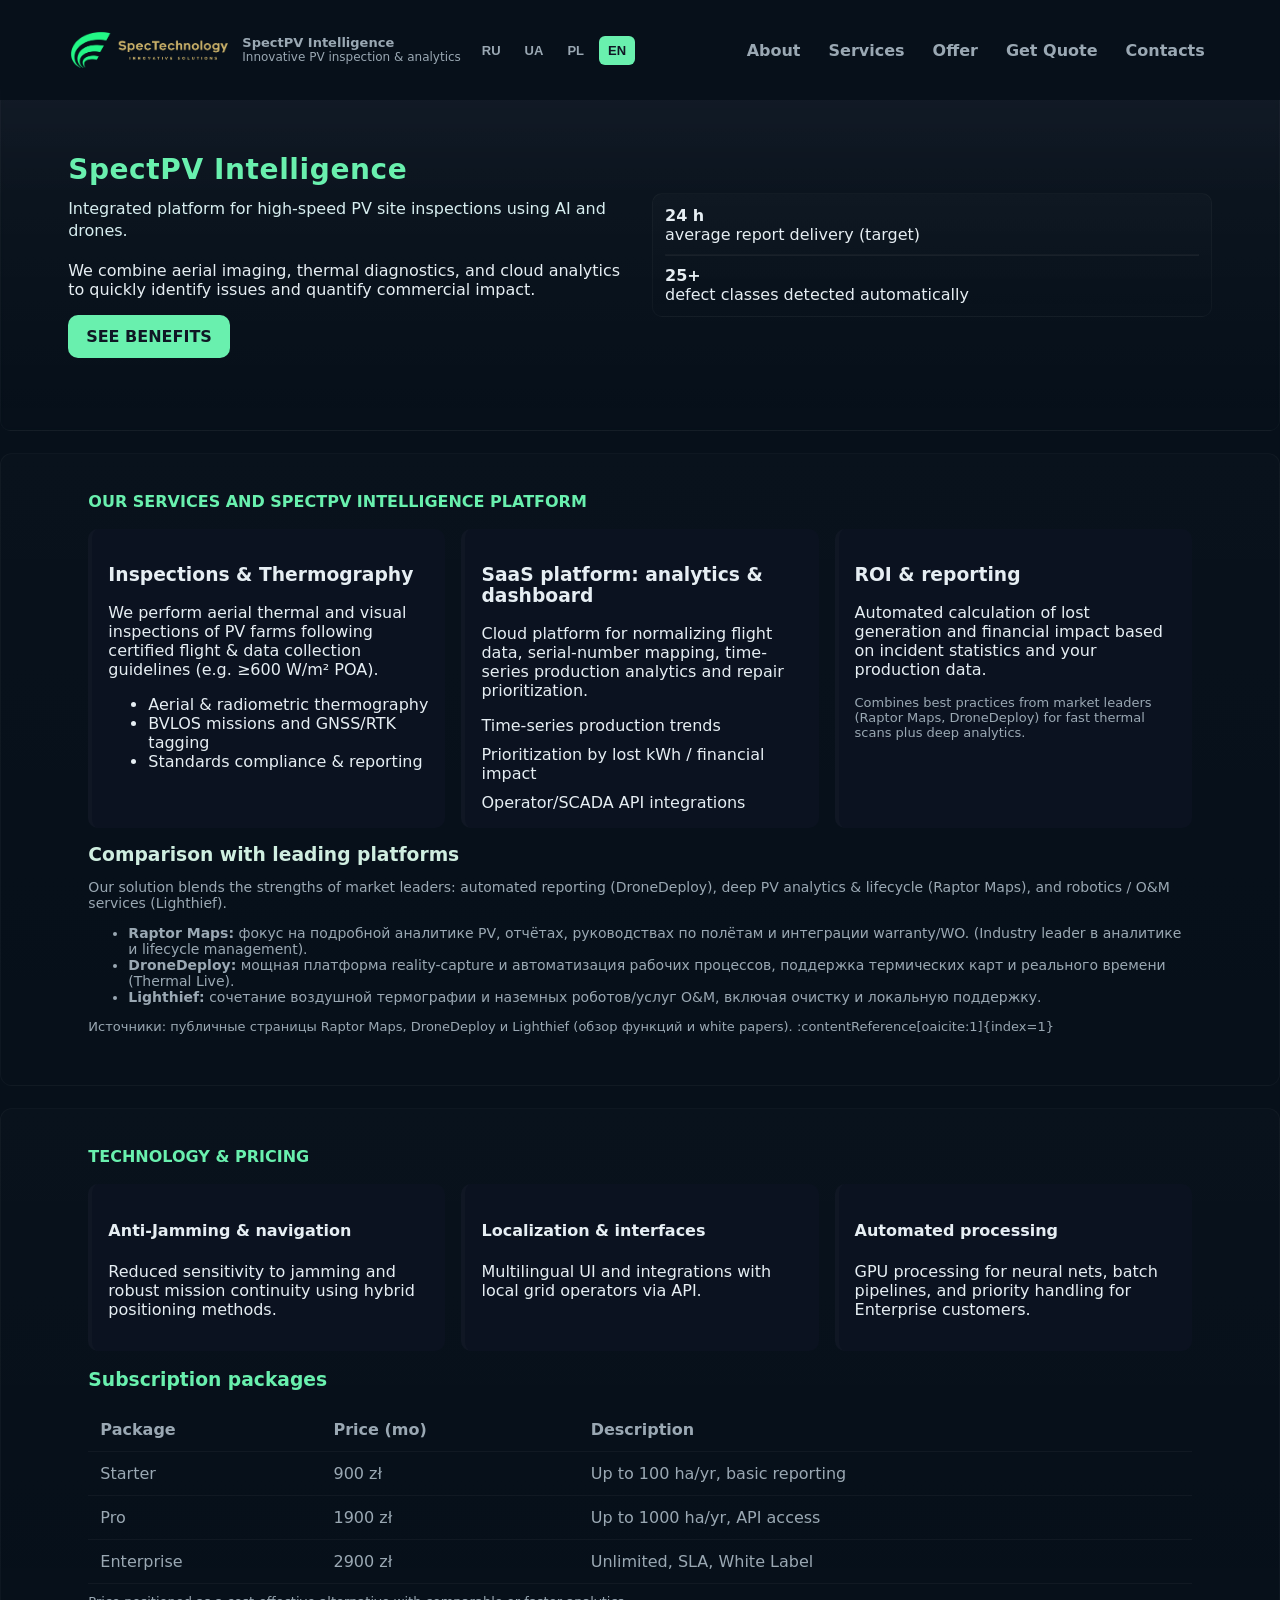
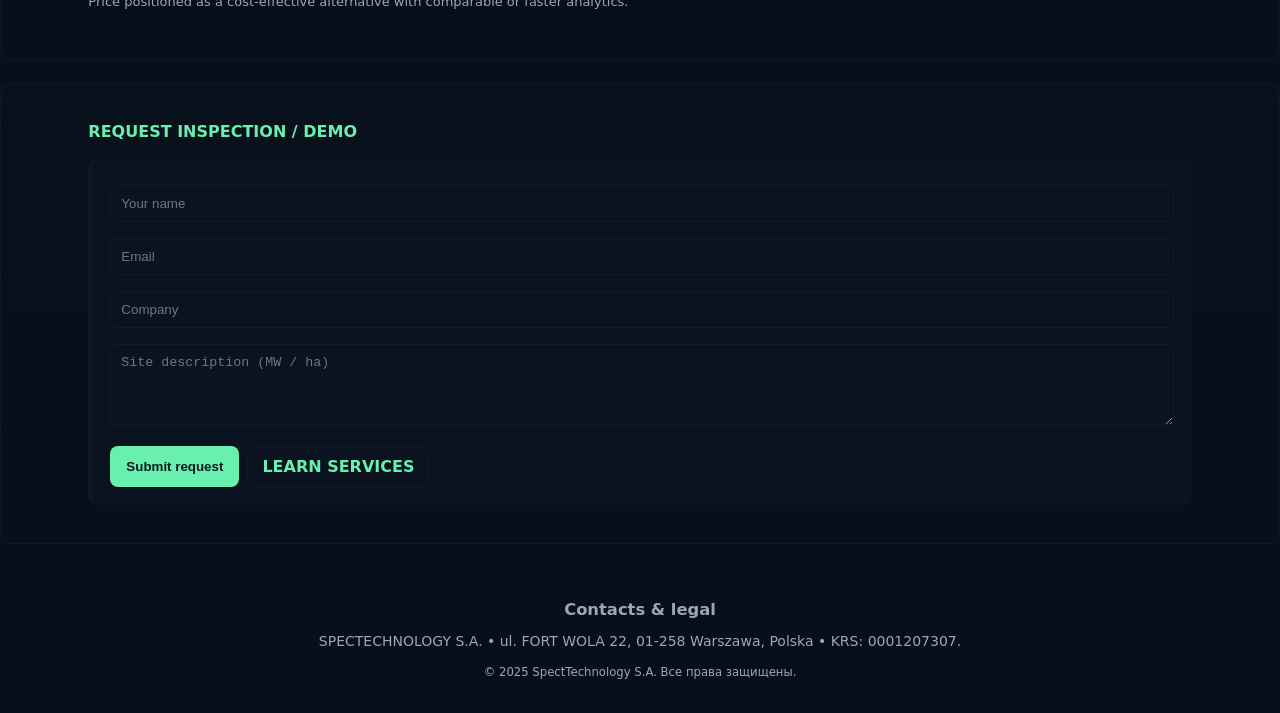
<file: Index.html>
<!DOCTYPE html>
<html lang="ru">
<head>
    <meta charset="UTF-8" />
    <meta name="viewport" content="width=device-width, initial-scale=1.0"/>
    <title>SpectPV Intelligence | Innovative Solutions для солнечной энергетики</title>
    <style>
        :root{
            --primary-color:#0f1724;
            --light-bg:#172033;
            --accent-color:#69f0ae;
            --muted:#9aa8b3;
            --card:#0b1220;
            --radius:10px;
            --maxw:1200px;
        }
        *{box-sizing:border-box}
        body{
            margin:0;
            font-family:Inter, system-ui, -apple-system, "Segoe UI", Roboto, "Helvetica Neue", Arial;
            background:linear-gradient(180deg,var(--primary-color), #07101a 200px);
            color:#e6eef3;
            -webkit-font-smoothing:antialiased;
        }
        .container{max-width:var(--maxw);margin:0 auto;padding:16px;width:92%}
        header{background:transparent;padding:12px 0;position:sticky;top:0;z-index:50}
        .header-row{display:flex;align-items:center;gap:12px;justify-content:space-between}
        /* left group: logo + lang + burger */
        .left-group{display:flex;align-items:center;gap:12px}
        .logo-box{display:flex;align-items:center;gap:10px}
        .logo-box img{height:44px;width:auto;display:block}
        /* lang buttons moved to left */
        .lang-switcher{display:flex;gap:6px;align-items:center}
        .lang-switcher button{
            background:transparent;border:1px solid transparent;color:var(--muted);
            padding:6px 8px;border-radius:6px;font-weight:600;cursor:pointer;font-size:13px;
        }
        .lang-switcher button.active{color:var(--primary-color);background:var(--accent-color);border-color:transparent}
        /* main nav */
        nav.main-nav{display:flex;align-items:center;gap:18px}
        nav.main-nav ul{list-style:none;margin:0;padding:0;display:flex;gap:12px}
        nav.main-nav a{color:var(--muted);text-decoration:none;font-weight:600;padding:8px;border-radius:8px}
        nav.main-nav a:hover{color:#fff}
        /* burger for mobile */
        .burger{display:none;background:transparent;border:0;color:var(--muted);font-size:20px;padding:8px;cursor:pointer}
        /* hero */
        .hero{min-height:320px;padding:56px 0;border-radius:var(--radius);background:linear-gradient(180deg, rgba(255,255,255,0.03), transparent);backdrop-filter: blur(2px)}
        .hero-inner{display:flex;gap:24px;align-items:center;flex-wrap:wrap}
        .hero-left{flex:1;min-width:260px}
        .hero h1{margin:0 0 12px;font-size:28px;color:var(--accent-color);letter-spacing:0.6px}
        .hero p.lead{margin:0 0 18px;color:#d7eef0;line-height:1.4}
        .cta-button{display:inline-block;background:var(--accent-color);color:var(--primary-color);padding:12px 18px;border-radius:10px;text-transform:uppercase;font-weight:700;text-decoration:none}
        .hero-right{flex:1;min-width:260px}
        /* sections */
        section{margin:22px 0;padding:22px;border-radius:12px;background:linear-gradient(180deg, rgba(255,255,255,0.01), transparent);border:1px solid rgba(255,255,255,0.03)}
        h2.section-title{color:var(--accent-color);margin:0 0 18px;text-transform:uppercase;font-size:16px}
        .grid{display:flex;gap:16px;flex-wrap:wrap}
        .card{background:var(--card);padding:16px;border-radius:10px;flex:1;min-width:260px;border-left:4px solid rgba(255,255,255,0.02)}
        .card strong{color:var(--accent-color)}
        .feature-list{display:flex;flex-direction:column;gap:10px}
        table{width:100%;border-collapse:collapse;margin-top:12px}
        th,td{padding:12px;border-bottom:1px solid rgba(255,255,255,0.04);text-align:left;color:var(--muted)}
        /* form */
        form input, form textarea{width:100%;padding:10px;margin:8px 0;border-radius:8px;border:1px solid rgba(255,255,255,0.04);background:transparent;color:#e6eef3}
        form button{padding:12px 16px;border-radius:8px;background:var(--accent-color);border:none;font-weight:700;color:var(--primary-color);cursor:pointer}
        footer{padding:18px 0;color:var(--muted);font-size:14px;text-align:center}
        /* responsive */
        @media (max-width:900px){
            nav.main-nav{display:none}
            .burger{display:inline-block}
            .hero{padding:36px 0}
        }
        @media (max-width:640px){
            .hero h1{font-size:22px}
            .container{width:96%}
            .logo-box img{height:38px}
        }

        header {
            background: rgba(7, 16, 26, 0.9);
            backdrop-filter: blur(6px);
            padding: 12px 0;
            position: fixed;
            top: 0;
            left: 0;
            width: 100%;
            z-index: 1000;
        }

        /* чтобы контент не залезал под header */
        main {
            margin-top: 80px; /* настрой под высоту header */   
        }

        /* чтобы контент не залезал под header */
   
        /* mobile slide out nav */
        .mobile-nav{position:fixed;left:0;top:0;height:100vh;width:280px;background:linear-gradient(180deg,#07101a,#08121b);transform:translateX(-120%);transition:transform .25s ease;z-index:120;padding:18px}
        .mobile-nav.open{transform:translateX(0)}
        .mobile-nav .close{display:flex;justify-content:flex-end}
        .overlay{position:fixed;inset:0;background:rgba(0,0,0,0.45);opacity:0;pointer-events:none;transition:opacity .2s;z-index:110}
        .overlay.show{opacity:1;pointer-events:auto}
        .mobile-nav ul{list-style:none;padding:12px 0}
        .mobile-nav a{display:block;padding:10px 6px;color:var(--muted);text-decoration:none;border-bottom:1px dashed rgba(255,255,255,0.02)}
        .mobile-lang{display:flex;gap:8px;padding-top:12px}
    </style>
</head>
<body>
    <header>
        <div class="container header-row" role="banner">
            <div class="left-group">
                <div class="logo-box" aria-hidden="false">
                    <img src="noBgColor.png" alt="SpectTechnology logo" />
                    <div style="font-size:13px;color:var(--muted);line-height:1.1">
                        <div style="font-weight:700">SpectPV Intelligence</div>
                        <div style="font-size:12px">Innovative PV inspection & analytics</div>
                    </div>
                </div>

                <!-- LANG SWITCHER (ACTIVE) -->
                <div class="lang-switcher" aria-label="Выбор языка" role="navigation">
                    <button data-lang="ru" class="lang-btn">RU</button>
                    <button data-lang="uk" class="lang-btn">UA</button>
                    <button data-lang="pl" class="lang-btn">PL</button>
                    <button data-lang="en" class="lang-btn">EN</button>
                </div>
                <!-- Burger for mobile -->
                <button class="burger" aria-label="Открыть меню" id="burgerBtn">☰</button>
            </div>

            <nav class="main-nav" aria-label="Главная навигация">
                <ul>
                    <li><a href="#about" data-i18n="nav.about">О нас</a></li>
                    <li><a href="#services" data-i18n="nav.services">Услуги</a></li>
                    <li><a href="#offer" data-i18n="nav.offer">Оферта</a></li>
                    <li><a href="#cta" data-i18n="nav.cta">Заявка</a></li>
                    <li><a href="#contacts" data-i18n="nav.contacts">Контакты</a></li>
                </ul>
            </nav>
        </div>
    </header>

    <!-- Mobile slide menu -->
    <div class="mobile-nav" id="mobileNav" aria-hidden="true">
        <div class="close"><button id="closeMobile" style="background:none;border:none;color:var(--muted);font-size:20px">✕</button></div>
        <ul>
            <li><a href="#about" data-i18n="nav.about">О нас</a></li>
            <li><a href="#services" data-i18n="nav.services">Услуги</a></li>
            <li><a href="#offer" data-i18n="nav.offer">Оферта</a></li>
            <li><a href="#cta" data-i18n="nav.cta">Заявка</a></li>
            <li><a href="#contacts" data-i18n="nav.contacts">Контакты</a></li>
        </ul>
        <div class="mobile-lang">
            <button data-lang="ru" class="lang-btn">RU</button>
            <button data-lang="uk" class="lang-btn">UA</button>
            <button data-lang="pl" class="lang-btn">PL</button>
            <button data-lang="en" class="lang-btn">EN</button>
        </div>
    </div>
    <div class="overlay" id="overlay"></div>

    <!-- HERO -->
    <main>
        <section id="about" class="hero">
            <div class="container hero-inner">
                <div class="hero-left">
                    <h1 data-i18n="hero.title">SpectPV Intelligence</h1>
                    <p class="lead" data-i18n="hero.lead">
                        Интегрированная платформа для высокоскоростных инспекций PV-станций с использованием AI и дронов.
                    </p>
                    <p data-i18n="hero.sub">
                        Мы объединяем аэрофотосъёмку, термотехнику и облачный анализ для быстрой идентификации проблем и расчёта коммерческого ущерба.
                    </p>
                    <div style="margin-top:16px">
                        <a href="#offer" class="cta-button" data-i18n="hero.cta">Узнать преимущества</a>
                    </div>
                </div>
                <div class="hero-right">
                    <!-- place for an image or mini-dashboard preview -->
                    <div style="background:linear-gradient(180deg,rgba(255,255,255,0.02),transparent);padding:12px;border-radius:10px;border:1px solid rgba(255,255,255,0.03)">
                        <strong data-i18n="hero.stat1">24 часа</strong>
                        <div data-i18n="hero.stat1desc">среднее время доставки отчёта (наша цель)</div>
                        <hr style="opacity:.06;margin:10px 0">
                        <strong data-i18n="hero.stat2">25+</strong>
                        <div data-i18n="hero.stat2desc">классов дефектов, которые мы выявляем автоматически</div>
                    </div>
                </div>
            </div>
        </section>

        <!-- SERVICES -->
        <section id="services">
            <div class="container">
                <h2 class="section-title" data-i18n="services.title">Наши услуги и платформа SpectPV Intelligence</h2>
                <div class="grid">
                    <div class="card">
                        <h3 data-i18n="services.inspect.title">Инспекции и термотехника</h3>
                        <p data-i18n="services.inspect.desc">
                            Выполняем аэротермографические и визуальные инспекции PV-станций с использованием сертификованных протоколов сбора данных (включая рекомендации по ≥600 W/m² POA) для точной диагностики аномалий.
                        </p>
                        <ul>
                            <li data-i18n="services.inspect.f1">Аэрофотосъёмка и радиометрическая термография</li>
                            <li data-i18n="services.inspect.f2">BVLOS миссии и привязка по GNSS/RTK</li>
                            <li data-i18n="services.inspect.f3">Соблюдение стандартов и отчётность</li>
                        </ul>
                    </div>

                    <div class="card">
                        <h3 data-i18n="services.platform.title">SaaS-платформа: аналитика и дашборд</h3>
                        <p data-i18n="services.platform.desc">
                            Облачная платформа для нормализации данных с полётов, индексации серийных номеров модулей, временного анализа производительности и приоритизации ремонта/WO.
                        </p>
                        <div class="feature-list">
                            <div data-i18n="services.platform.f1">Временные ряды и тренды производства (time-series)</div>
                            <div data-i18n="services.platform.f2">Приоритизация дефектов по потере kWh и денежному эквиваленту</div>
                            <div data-i18n="services.platform.f3">Интеграция с API оператора/SCADA</div>
                        </div>
                    </div>

                    <div class="card">
                        <h3 data-i18n="services.roi.title">ROI & отчетность</h3>
                        <p data-i18n="services.roi.desc">
                            Автоматический расчёт недополученной выработки и финансового ущерба на основе статистики инцидентов и ваших данных производительности.
                        </p>
                        <p style="margin-top:10px;color:var(--muted);font-size:13px" data-i18n="services.roi.note">
                            На основе практик отраслевых лидеров (Raptor Maps, DroneDeploy) мы комбинируем быстрые тепловые обходы с детальными аналитическими отчётами. 
                        </p>
                    </div>
                </div>

                <!-- Added competitor comparison summarised -->
                <div style="margin-top:16px">
                    <h3 style="margin:8px 0 6px;color:#cfeee0" data-i18n="competitors.title">Сравнение с основными платформами</h3>
                    <p style="color:var(--muted);font-size:14px" data-i18n="competitors.desc">
                        Наши решения сочетают сильные стороны лидеров рынка: автоматизация анализа и отчётности (DroneDeploy), глубокая аналитика и lifecycle-управление для PV (Raptor Maps) и робототехника/комплементарные услуги (Lighthief). См. детали ниже.
                    </p>
                    <ul style="color:var(--muted);font-size:14px;margin-top:8px">
                        <li><strong>Raptor Maps:</strong> фокус на подробной аналитике PV, отчётах, руководствах по полётам и интеграции warranty/WO. (Industry leader в аналитике и lifecycle management). </li>
                        <li><strong>DroneDeploy:</strong> мощная платформа reality-capture и автоматизация рабочих процессов, поддержка термических карт и реального времени (Thermal Live). </li>
                        <li><strong>Lighthief:</strong> сочетание воздушной термографии и наземных роботов/услуг O&M, включая очистку и локальную поддержку.</li>
                    </ul>
                    <p style="font-size:13px;color:var(--muted);margin-top:8px">Источники: публичные страницы Raptor Maps, DroneDeploy и Lighthief (обзор функций и white papers). :contentReference[oaicite:1]{index=1}</p>
                </div>
            </div>
        </section>

        <!-- OFFER / PRICING -->
        <section id="offer">
            <div class="container">
                <h2 class="section-title" data-i18n="offer.title">Уникальные технологии и тарифы</h2>
                <div class="grid">
                    <div class="card">
                        <h4 data-i18n="offer.tech1.title">Anti-Jamming и навигация</h4>
                        <p data-i18n="offer.tech1.desc">Снижение влияния помех и отказоустойчивость миссий благодаря гибридным методам позиционирования и адаптивным планам полёта.</p>
                    </div>
                    <div class="card">
                        <h4 data-i18n="offer.tech2.title">Локализация и интерфейсы</h4>
                        <p data-i18n="offer.tech2.desc">Многоязычный интерфейс (PL/DE/EN/UA/RU) и интеграция с местными операторами энергосети при помощи API.</p>
                    </div>
                    <div class="card">
                        <h4 data-i18n="offer.tech3.title">Автоматическая обработка</h4>
                        <p data-i18n="offer.tech3.desc">GPU-обработка для нейросетей, batch-пайплайны и приоритетная обработка Enterprise клиентов.</p>
                    </div>
                </div>

                <h3 style="margin-top:18px;color:var(--accent-color)" data-i18n="pricing.title">Пакеты подписки</h3>
                <table aria-label="Пакеты">
                    <thead>
                        <tr><th data-i18n="pricing.col1">Пакет</th><th data-i18n="pricing.col2">Стоимость (мес.)</th><th data-i18n="pricing.col3">Описание</th></tr>
                    </thead>
                    <tbody>
                        <tr><td>Starter</td><td>900 zł</td><td data-i18n="pricing.s1">До 100 га/год, базовая отчетность</td></tr>
                        <tr><td>Pro</td><td>1900 zł</td><td data-i18n="pricing.s2">До 1000 га/год, доступ к API</td></tr>
                        <tr><td>Enterprise</td><td>2900 zł</td><td data-i18n="pricing.s3">Неограниченно, SLA, White Label</td></tr>
                    </tbody>
                </table>

                <p style="color:var(--muted);font-size:13px;margin-top:10px" data-i18n="pricing.note">
                    Наша цена ориентирована на экономичную альтернативу с эквивалентной или более быстрой доставкой аналитики по сравнению с аналогами.
                </p>
            </div>
        </section>

        <!-- CTA -->
        <section id="cta">
            <div class="container">
                <h2 class="section-title" data-i18n="cta.title">Заказать инспекцию / демо</h2>
                <div class="card" style="padding:18px">
                    <form id="leadForm" action="#" method="POST" onsubmit="event.preventDefault(); alert('Спасибо — заявка отправлена (демо).');">
                        <input type="text" name="name" placeholder="Ваше имя" data-i18n-placeholder="form.name" required />
                        <input type="email" name="email" placeholder="Email" data-i18n-placeholder="form.email" required />
                        <input type="text" name="company" placeholder="Компания" data-i18n-placeholder="form.company" />
                        <textarea name="message" rows="4" placeholder="Описание объекта (МВт / Га)" data-i18n-placeholder="form.message"></textarea>
                        <div style="display:flex;gap:8px;flex-wrap:wrap;margin-top:8px">
                            <button type="submit" data-i18n="form.submit">Подать заявку</button>
                            <a href="#services" class="cta-button" style="background:transparent;color:var(--accent-color);border:1px solid rgba(255,255,255,0.04);padding:10px 14px" data-i18n="form.more">Узнать услуги</a>
                        </div>
                    </form>
                </div>
            </div>
        </section>

        <!-- CONTACTS -->
        <footer id="contacts">
            <div class="container">
                <div style="max-width:900px;margin:0 auto">
                    <h3 style="margin:0 0 8px" data-i18n="contacts.title">Контакты и юридические данные</h3>
                    <p style="color:var(--muted)" data-i18n="contacts.details">
                        SPECTECHNOLOGY S.A. • ul. FORT WOLA 22, 01-258 Warszawa, Polska • KRS: 0001207307.
                    </p>
                    <small style="color:var(--muted)">© 2025 SpectTechnology S.A. Все права защищены.</small>
                </div>
            </div>
        </footer>
    </main>

    <script>
        /* ---------- TRANSLATIONS ---------- 
           Для простоты: встроенные тексты. При необходимости можно перенести в JSON-файл/DB.
        */
        const translations = {
            "ru": {
                "nav": {"about":"О нас","services":"Услуги","offer":"Оферта","cta":"Заявка","contacts":"Контакты"},
                "hero":{"title":"SpectPV Intelligence","lead":"Интегрированная платформа для высокоскоростных инспекций PV-станций с использованием AI и дронов.","sub":"Мы объединяем аэрофотосъёмку, термотехнику и облачный анализ для быстрой идентификации проблем и расчёта коммерческого ущерба.","cta":"Узнать преимущества","stat1":"24 часа","stat1desc":"среднее время доставки отчёта (наша цель)","stat2":"25+","stat2desc":"классов дефектов, которые мы выявляем автоматически"},
                "services":{"title":"Наши услуги и платформа SpectPV Intelligence",
                            "inspect":{"title":"Инспекции и термотехника","desc":"Выполняем аэротермографические и визуальные инспекции PV-станций с использованием сертификованных протоколов сбора данных (включая рекомендации по ≥600 W/m² POA) для точной диагностики аномалий.","f1":"Аэрофотосъёмка и радиометрическая термография","f2":"BVLOS миссии и привязка по GNSS/RTK","f3":"Соблюдение стандартов и отчётность"},
                            "platform":{"title":"SaaS-платформа: аналитика и дашборд","desc":"Облачная платформа для нормализации данных с полётов, индексации серийных номеров модулей, временного анализа производительности и приоритизации ремонта/WO.","f1":"Временные ряды и тренды производства (time-series)","f2":"Приоритизация дефектов по потере kWh и денежному эквиваленту","f3":"Интеграция с API оператора/SCADA"},
                            "roi":{"title":"ROI & отчетность","desc":"Автоматический расчёт недополученной выработки и финансового ущерба на основе статистики инцидентов и ваших данных производительности.","note":"На основе практик отраслевых лидеров (Raptor Maps, DroneDeploy) мы комбинируем быстрые тепловые обходы с детальными аналитическими отчётами."}
                },
                "competitors":{"title":"Сравнение с основными платформами","desc":"Наши решения сочетают сильные стороны лидеров рынка: автоматизация анализа и отчётности (DroneDeploy), глубокая аналитика и lifecycle-управление для PV (Raptor Maps) и робототехника/комплементарные услуги (Lighthief). См. детали ниже."},
                "offer":{"title":"Уникальные технологии и тарифы","tech1":{"title":"Anti-Jamming и навигация","desc":"Снижение влияния помех и отказоустойчивость миссий благодаря гибридным методам позиционирования и адаптивным планам полёта."},
                        "tech2":{"title":"Локализация и интерфейсы","desc":"Многоязычный интерфейс (PL/DE/EN/UA/RU) и интеграция с местными операторами энергосети при помощи API."},
                        "tech3":{"title":"Автоматическая обработка","desc":"GPU-обработка для нейросетей, batch-пайплайны и приоритетная обработка Enterprise клиентов."}},
                "pricing":{"title":"Пакеты подписки","col1":"Пакет","col2":"Стоимость (мес.)","col3":"Описание","s1":"До 100 га/год, базовая отчетность","s2":"До 1000 га/год, доступ к API","s3":"Неограниченно, SLA, White Label","note":"Наша цена ориентирована на экономичную альтернативу с эквивалентной или более быстрой доставкой аналитики по сравнению с аналогами."},
                "cta":{"title":"Заказать инспекцию / демо"},
                "form":{"name":"Ваше имя","email":"Email","company":"Компания","message":"Описание объекта (МВт / Га)","submit":"Подать заявку","more":"Узнать услуги"},
                "contacts":{"title":"Контакты и юридические данные","details":"SPECTECHNOLOGY S.A. • ul. FORT WOLA 22, 01-258 Warszawa, Polska • KRS: 0001207307."}
            },
            "uk": {
                "nav":{"about":"Про нас","services":"Послуги","offer":"Оферта","cta":"Заявка","contacts":"Контакти"},
                "hero":{"title":"SpectPV Intelligence","lead":"Інтегрована платформа для високошвидкісних інспекцій PV-станцій з використанням AI та дронів.","sub":"Ми об’єднуємо аерофотозйомку, термографію та хмарний аналіз для швидкої ідентифікації проблем та оцінки комерційних втрат.","cta":"Дізнатись переваги","stat1":"24 години","stat1desc":"час видачі звіту (ціль)","stat2":"25+","stat2desc":"класів дефектів, які ми виявляємо автоматично"},
                "services":{"title":"Наші послуги та платформа SpectPV Intelligence",
                            "inspect":{"title":"Інспекції та термографія","desc":"Проводимо аеротермографічні та візуальні інспекції PV-станцій згідно сертифікованих протоколів (вимоги ≥600 W/m² POA).","f1":"Аерофотозйомка і радіометрична термографія","f2":"BVLOS місії та прив'язка GNSS/RTK","f3":"Дотримання стандартів і звітність"},
                            "platform":{"title":"SaaS-платформа: аналітика та дашборд","desc":"Хмарна платформа для нормалізації даних з польотів, індексації серійних номерів модулів, аналізу трендів і пріоритизації ремонтів.","f1":"Часові ряди виробництва","f2":"Пріоритизація дефектів за втраченими kWh","f3":"Інтеграція з API оператора/SCADA"},
                            "roi":{"title":"ROI та звітність","desc":"Автоматичний розрахунок недоотриманої генерації і фінансових втрат на основі інцидентів і даних продуктивності.","note":"Практики лідерів ринку (Raptor Maps, DroneDeploy) використані для поєднання швидких обхідних перевірок і детальних аналітичних звітів."}
                },
                "competitors":{"title":"Порівняння з провідними платформами","desc":"Наше рішення поєднує сильні сторони лідерів: автоматизація звітності (DroneDeploy), глибока аналітика PV (Raptor Maps), робототехніка та додаткові послуги (Lighthief)."},
                "offer":{"title":"Технології та тарифи","tech1":{"title":"Anti-Jamming і навігація","desc":"Зниження впливу перешкод і стійкість місій завдяки гібридним методам позиціонування."},
                        "tech2":{"title":"Локалізація і інтерфейси","desc":"Багатомовний інтерфейс і інтеграція з місцевими операторами електромереж."},
                        "tech3":{"title":"Автоматична обробка","desc":"GPU-обробка, batch-пайплайни і пріоритет для Enterprise."}},
                "pricing":{"title":"Пакети підписки","col1":"Пакет","col2":"Вартість (міс.)","col3":"Опис","s1":"До 100 га/рік, базова звітність","s2":"До 1000 га/рік, доступ до API","s3":"Необмежено, SLA, White Label","note":"Ціни орієнтовані на економічну альтернативу з порівнянною або швидшою аналітикою."},
                "cta":{"title":"Замовити інспекцію / демо"},
                "form":{"name":"Ваше ім'я","email":"Email","company":"Компанія","message":"Опис об'єкта (МВт / Га)","submit":"Надіслати заявку","more":"Дізнатись послуги"},
                "contacts":{"title":"Контакти та юридичні дані","details":"SPECTECHNOLOGY S.A. • ul. FORT WOLA 22, 01-258 Warszawa, Polska • KRS: 0001207307."}
            },
            "pl": {
                "nav":{"about":"O nas","services":"Usługi","offer":"Oferta","cta":"Zamów","contacts":"Kontakt"},
                "hero":{"title":"SpectPV Intelligence","lead":"Zintegrowana platforma do szybkich inspekcji farm PV z użyciem AI i dronów.","sub":"Łączymy fotogrametrię, termografię i analizę w chmurze by szybko identyfikować problemy i liczyć straty.","cta":"Poznaj zalety","stat1":"24 h","stat1desc":"średni czas dostarczenia raportu","stat2":"25+","stat2desc":"klas defektów wykrywanych automatycznie"},
                "services":{"title":"Nasze usługi i platforma SpectPV Intelligence",
                            "inspect":{"title":"Inspekcje i termografia","desc":"Wykonujemy inspekcje aerotermograficzne i wizualne farm PV zgodne z certyfikowanymi wytycznymi (≥600 W/m² POA).","f1":"Aerial i radiometryczna termografia","f2":"Misje BVLOS i RTK/GNSS","f3":"Zgodność ze standardami i raportowanie"},
                            "platform":{"title":"Platforma SaaS: analityka i dashboard","desc":"Chmurowa platforma do normalizacji danych z lotów, indeksowania numerów seryjnych modułów, analizy trendów i priorytetyzacji napraw.","f1":"Szeregi czasowe produkcji","f2":"Priorytetyzacja defektów wg utraconych kWh","f3":"Integracja z API operatora/SCADA"},
                            "roi":{"title":"ROI & raporty","desc":"Automatyczne obliczanie utraconej produkcji i strat finansowych na podstawie incydentów i danych produkcyjnych.","note":"Bazując na praktykach liderów rynku (Raptor Maps, DroneDeploy) łączymy szybkie przeglądy termiczne z zaawansowaną analizą."}
                },
                "competitors":{"title":"Porównanie z głównymi platformami","desc":"Nasze rozwiązanie łączy mocne strony liderów: automatyzację raportowania (DroneDeploy), analitykę lifecycle PV (Raptor Maps) i robotykę oraz usługi O&M (Lighthief)."},
                "offer":{"title":"Technologie i cennik","tech1":{"title":"Anti-Jamming i nawigacja","desc":"Redukcja wpływu zakłóceń i odporność misji dzięki hybrydowym metodom pozycji."},
                        "tech2":{"title":"Lokalizacja i interfejsy","desc":"Wielojęzyczny interfejs i integracja z lokalnymi operatorami sieci."},
                        "tech3":{"title":"Automatyczne przetwarzanie","desc":"GPU processing, batch pipelines oraz priorytet dla klientów Enterprise."}},
                "pricing":{"title":"Pakiety subskrypcji","col1":"Pakiet","col2":"Cena (mies.)","col3":"Opis","s1":"Do 100 ha/rok, podstawowe raporty","s2":"Do 1000 ha/rok, dostęp do API","s3":"Nieograniczony, SLA, White Label","note":"Ceny zaprojektowane jako ekonomiczna alternatywa z porównywalną lub szybszą analizą."},
                "cta":{"title":"Zamów inspekcję / demo"},
                "form":{"name":"Imię i nazwisko","email":"Email","company":"Firma","message":"Opis obiektu (MW / ha)","submit":"Wyślij zgłoszenie","more":"Dowiedz się więcej"},
                "contacts":{"title":"Kontakt i dane prawne","details":"SPECTECHNOLOGY S.A. • ul. FORT WOLA 22, 01-258 Warszawa, Polska • KRS: 0001207307."}
            },
            "en": {
                "nav":{"about":"About","services":"Services","offer":"Offer","cta":"Get Quote","contacts":"Contacts"},
                "hero":{"title":"SpectPV Intelligence","lead":"Integrated platform for high-speed PV site inspections using AI and drones.","sub":"We combine aerial imaging, thermal diagnostics, and cloud analytics to quickly identify issues and quantify commercial impact.","cta":"See benefits","stat1":"24 h","stat1desc":"average report delivery (target)","stat2":"25+","stat2desc":"defect classes detected automatically"},
                "services":{"title":"Our services and SpectPV Intelligence platform",
                            "inspect":{"title":"Inspections & Thermography","desc":"We perform aerial thermal and visual inspections of PV farms following certified flight & data collection guidelines (e.g. ≥600 W/m² POA).","f1":"Aerial & radiometric thermography","f2":"BVLOS missions and GNSS/RTK tagging","f3":"Standards compliance & reporting"},
                            "platform":{"title":"SaaS platform: analytics & dashboard","desc":"Cloud platform for normalizing flight data, serial-number mapping, time-series production analytics and repair prioritization.","f1":"Time-series production trends","f2":"Prioritization by lost kWh / financial impact","f3":"Operator/SCADA API integrations"},
                            "roi":{"title":"ROI & reporting","desc":"Automated calculation of lost generation and financial impact based on incident statistics and your production data.","note":"Combines best practices from market leaders (Raptor Maps, DroneDeploy) for fast thermal scans plus deep analytics."}
                },
                "competitors":{"title":"Comparison with leading platforms","desc":"Our solution blends the strengths of market leaders: automated reporting (DroneDeploy), deep PV analytics & lifecycle (Raptor Maps), and robotics / O&M services (Lighthief)."},
                "offer":{"title":"Technology & pricing","tech1":{"title":"Anti-Jamming & navigation","desc":"Reduced sensitivity to jamming and robust mission continuity using hybrid positioning methods."},
                        "tech2":{"title":"Localization & interfaces","desc":"Multilingual UI and integrations with local grid operators via API."},
                        "tech3":{"title":"Automated processing","desc":"GPU processing for neural nets, batch pipelines, and priority handling for Enterprise customers."}},
                "pricing":{"title":"Subscription packages","col1":"Package","col2":"Price (mo)","col3":"Description","s1":"Up to 100 ha/yr, basic reporting","s2":"Up to 1000 ha/yr, API access","s3":"Unlimited, SLA, White Label","note":"Price positioned as a cost-effective alternative with comparable or faster analytics."},
                "cta":{"title":"Request inspection / demo"},
                "form":{"name":"Your name","email":"Email","company":"Company","message":"Site description (MW / ha)","submit":"Submit request","more":"Learn services"},
                "contacts":{"title":"Contacts & legal","details":"SPECTECHNOLOGY S.A. • ul. FORT WOLA 22, 01-258 Warszawa, Polska • KRS: 0001207307."}
            }
        };

        /* ---------- DOM Helpers for i18n ---------- */
        function translatePage(lang){
            const tree = translations[lang] || translations['en'];
            // iterate through elements with data-i18n
            document.querySelectorAll('[data-i18n]').forEach(el=>{
                const key = el.getAttribute('data-i18n');
                // key could be dot notation, so resolve
                const value = key.split('.').reduce((o,k)=>o && o[k], tree);
                if(value) el.textContent = value;
            });
            // placeholders
            document.querySelectorAll('[data-i18n-placeholder]').forEach(el=>{
                const key = el.getAttribute('data-i18n-placeholder');
                const v = key.split('.').reduce((o,k)=>o && o[k], tree);
                if(v) el.setAttribute('placeholder', v);
            });
            // nav links need aria labels active state on lang buttons
            document.querySelectorAll('.lang-btn').forEach(b=>{
                b.classList.toggle('active', b.getAttribute('data-lang')===lang);
            });
            localStorage.setItem('siteLang', lang);
        }

        /* ---------- language switch binding ---------- */
        document.querySelectorAll('.lang-btn').forEach(btn=>{
            btn.addEventListener('click', ()=> {
                const lang = btn.getAttribute('data-lang');
                translatePage(lang);
            });
        });

        // init lang from localStorage or browser
        const startLang = localStorage.getItem('siteLang') ||
                          (navigator.language && navigator.language.startsWith('uk') ? 'uk' :
                          (navigator.language && navigator.language.startsWith('pl') ? 'pl' :
                          (navigator.language && navigator.language.startsWith('en') ? 'en' : 'ru')));
        translatePage(startLang);

        /* ---------- mobile nav ---------- */
        const burger = document.getElementById('burgerBtn'), mobileNav = document.getElementById('mobileNav'), closeMobile = document.getElementById('closeMobile'), overlay = document.getElementById('overlay');
        burger.addEventListener('click', ()=>{ mobileNav.classList.add('open'); overlay.classList.add('show'); mobileNav.setAttribute('aria-hidden','false'); });
        closeMobile.addEventListener('click', ()=>{ mobileNav.classList.remove('open'); overlay.classList.remove('show'); mobileNav.setAttribute('aria-hidden','true'); });
        overlay.addEventListener('click', ()=>{ mobileNav.classList.remove('open'); overlay.classList.remove('show'); mobileNav.setAttribute('aria-hidden','true'); });

        // close mobile when clicking link
        document.querySelectorAll('.mobile-nav a').forEach(a=>a.addEventListener('click', ()=>{ mobileNav.classList.remove('open'); overlay.classList.remove('show'); mobileNav.setAttribute('aria-hidden','true'); }));

        /* ---------- small accessibility focus (skip to content could be added) ---------- */

    </script>
</body>
</html>
</file>
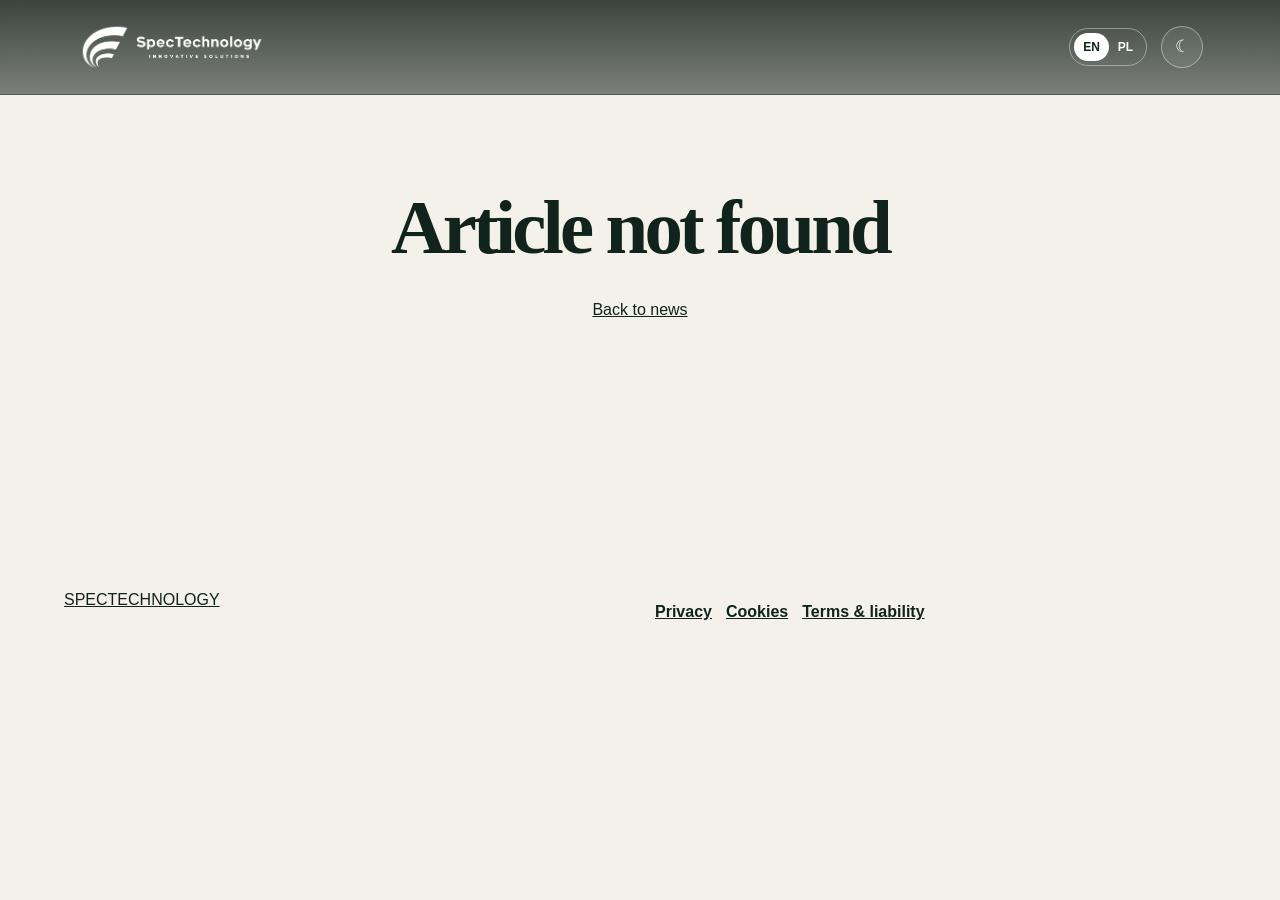
<file: article.html>
<!doctype html><html lang="en"><head><meta charset="utf-8"><meta name="viewport" content="width=device-width,initial-scale=1"><meta name="theme-color" content="#10241d"><title>SPECTECHNOLOGY — News</title><link rel="stylesheet" href="assets/site-v10.css"><script src="assets/article.js" defer></script></head><body class="article-page"><header class="site-header article-header"><a class="brand" href="index.php#news"><img class="logo-light" src="noBgColor-light.png" alt="SPECTECHNOLOGY S.A."><img class="logo-dark" src="noBgColor-dark.png" alt=""></a><div class="header-actions"><div class="language"><button data-lang="en">EN</button><button data-lang="pl">PL</button></div><button class="theme-toggle" type="button" aria-label="Use dark theme">☾</button></div></header><main id="article" class="article-main" aria-live="polite"></main><footer><div><a href="index.php">SPECTECHNOLOGY</a></div><div class="legal-links"><a href="privacy.html">Privacy</a><a href="cookies.html">Cookies</a><a href="terms.html">Terms & liability</a></div></footer></body></html>
</file>
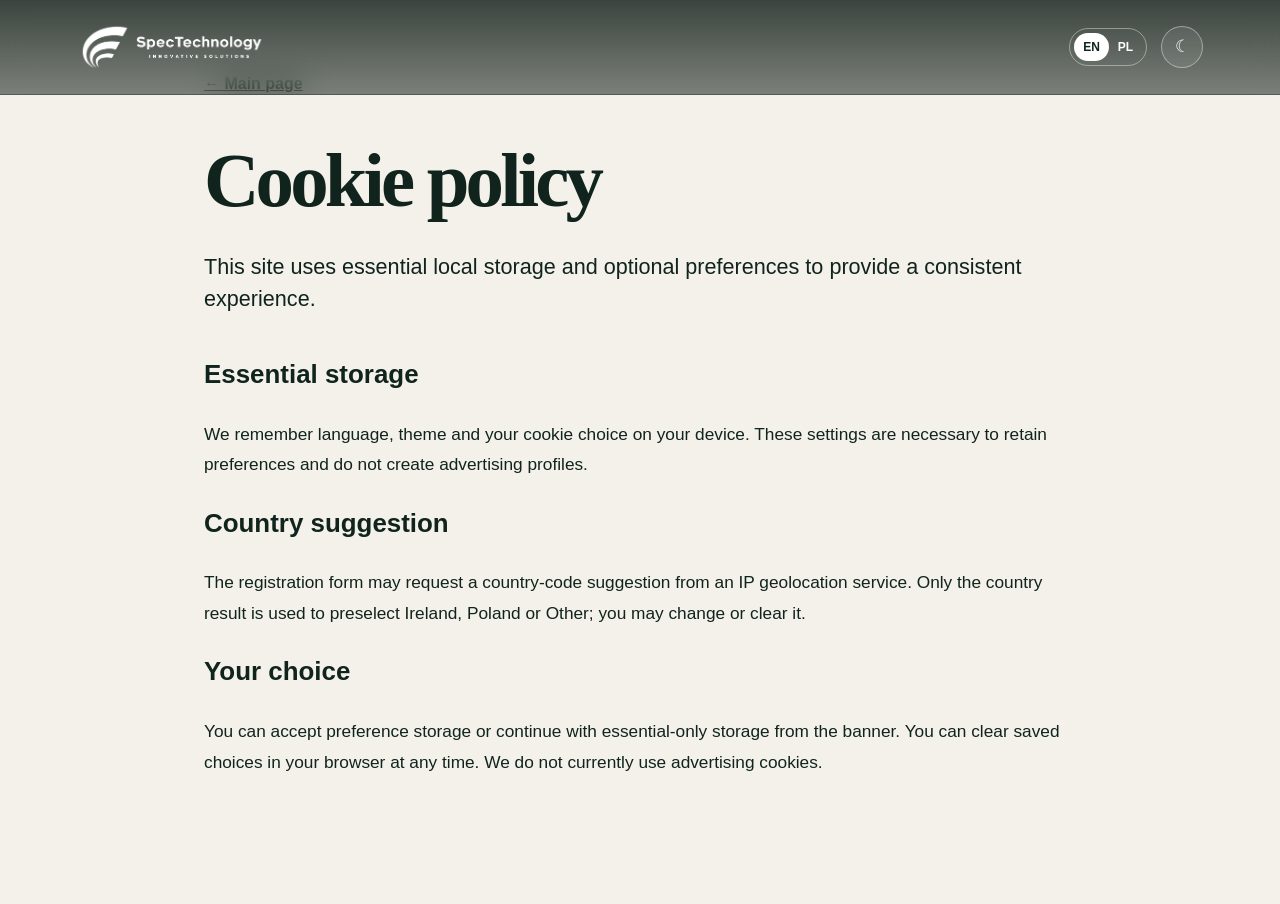
<file: cookies.html>
<!doctype html><html lang="en"><head><meta charset="utf-8"><meta name="viewport" content="width=device-width,initial-scale=1"><title>Cookie policy — SPECTECHNOLOGY</title><link rel="stylesheet" href="assets/site-v10.css"><script src="assets/legal.js" defer></script></head><body class="article-page" data-legal="cookies"><header class="site-header article-header"><a class="brand" href="index.php"><img class="logo-light" src="noBgColor-light.png" alt="SPECTECHNOLOGY"><img class="logo-dark" src="noBgColor-dark.png" alt=""></a><div class="header-actions"><div class="language"><button data-lang="en">EN</button><button data-lang="pl">PL</button></div><button class="theme-toggle" aria-label="Use dark theme">☾</button></div></header><main class="article-main" id="legal"></main></body></html>
</file>
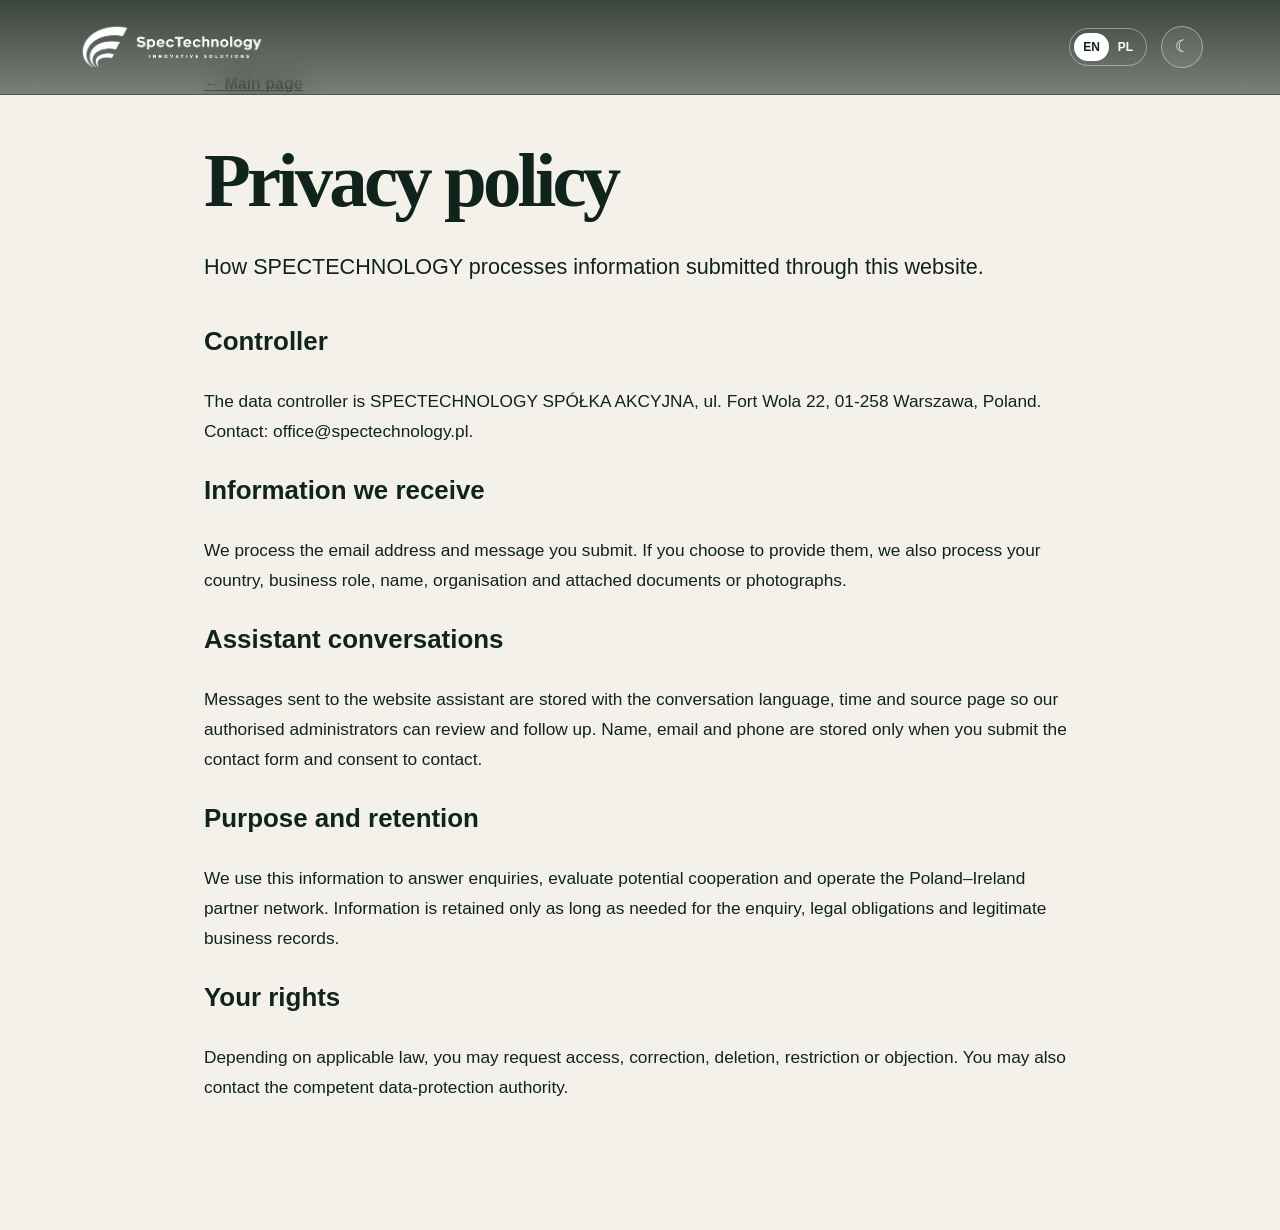
<file: privacy.html>
<!doctype html><html lang="en"><head><meta charset="utf-8"><meta name="viewport" content="width=device-width,initial-scale=1"><title>Privacy policy — SPECTECHNOLOGY</title><link rel="stylesheet" href="assets/site-v10.css"><script src="assets/legal.js" defer></script></head><body class="article-page" data-legal="privacy"><header class="site-header article-header"><a class="brand" href="index.php"><img class="logo-light" src="noBgColor-light.png" alt="SPECTECHNOLOGY"><img class="logo-dark" src="noBgColor-dark.png" alt=""></a><div class="header-actions"><div class="language"><button data-lang="en">EN</button><button data-lang="pl">PL</button></div><button class="theme-toggle" aria-label="Use dark theme">☾</button></div></header><main class="article-main" id="legal"></main></body></html>
</file>
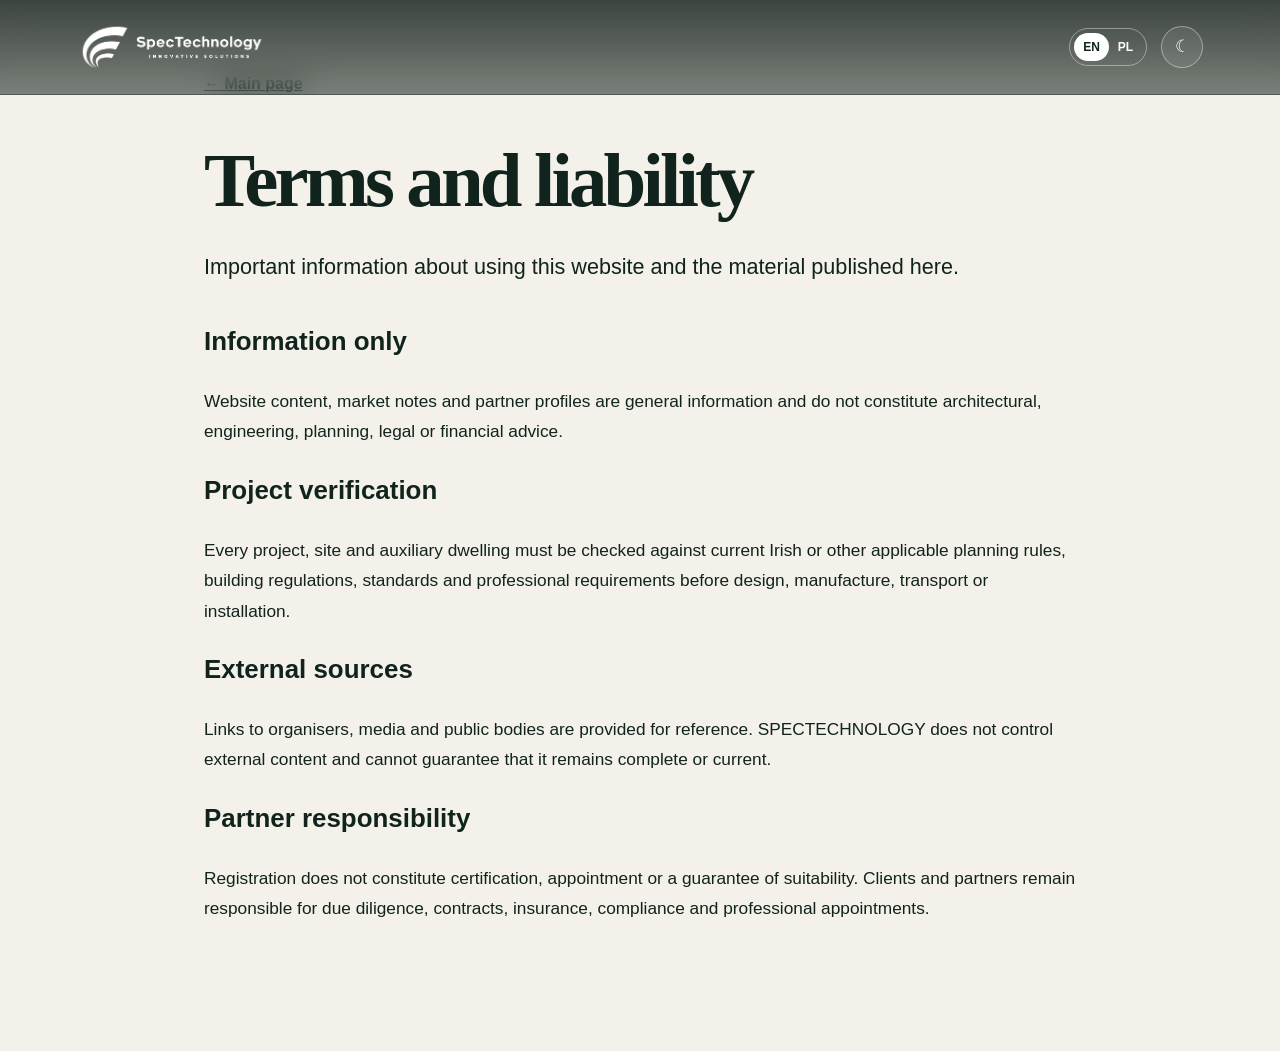
<file: terms.html>
<!doctype html><html lang="en"><head><meta charset="utf-8"><meta name="viewport" content="width=device-width,initial-scale=1"><title>Terms and liability — SPECTECHNOLOGY</title><link rel="stylesheet" href="assets/site-v10.css"><script src="assets/legal.js" defer></script></head><body class="article-page" data-legal="terms"><header class="site-header article-header"><a class="brand" href="index.php"><img class="logo-light" src="noBgColor-light.png" alt="SPECTECHNOLOGY"><img class="logo-dark" src="noBgColor-dark.png" alt=""></a><div class="header-actions"><div class="language"><button data-lang="en">EN</button><button data-lang="pl">PL</button></div><button class="theme-toggle" aria-label="Use dark theme">☾</button></div></header><main class="article-main" id="legal"></main></body></html>
</file>
<file: assets/site-v10.css>
@import url('site-v9.css');
html[lang="pl"] .hero h1{font-size:clamp(3.15rem,6.45vw,6.25rem);line-height:.9;letter-spacing:-.052em;max-width:880px;overflow-wrap:normal}
@media(max-width:960px){html[lang="pl"] .hero h1{font-size:clamp(3rem,8.2vw,5rem);max-width:92vw}}
@media(max-width:700px){html[lang="pl"] .hero h1{font-size:clamp(2.75rem,12vw,3.55rem);line-height:.93;letter-spacing:-.045em}html[lang="pl"] .hero-copy{margin-bottom:145px}}
</file>
